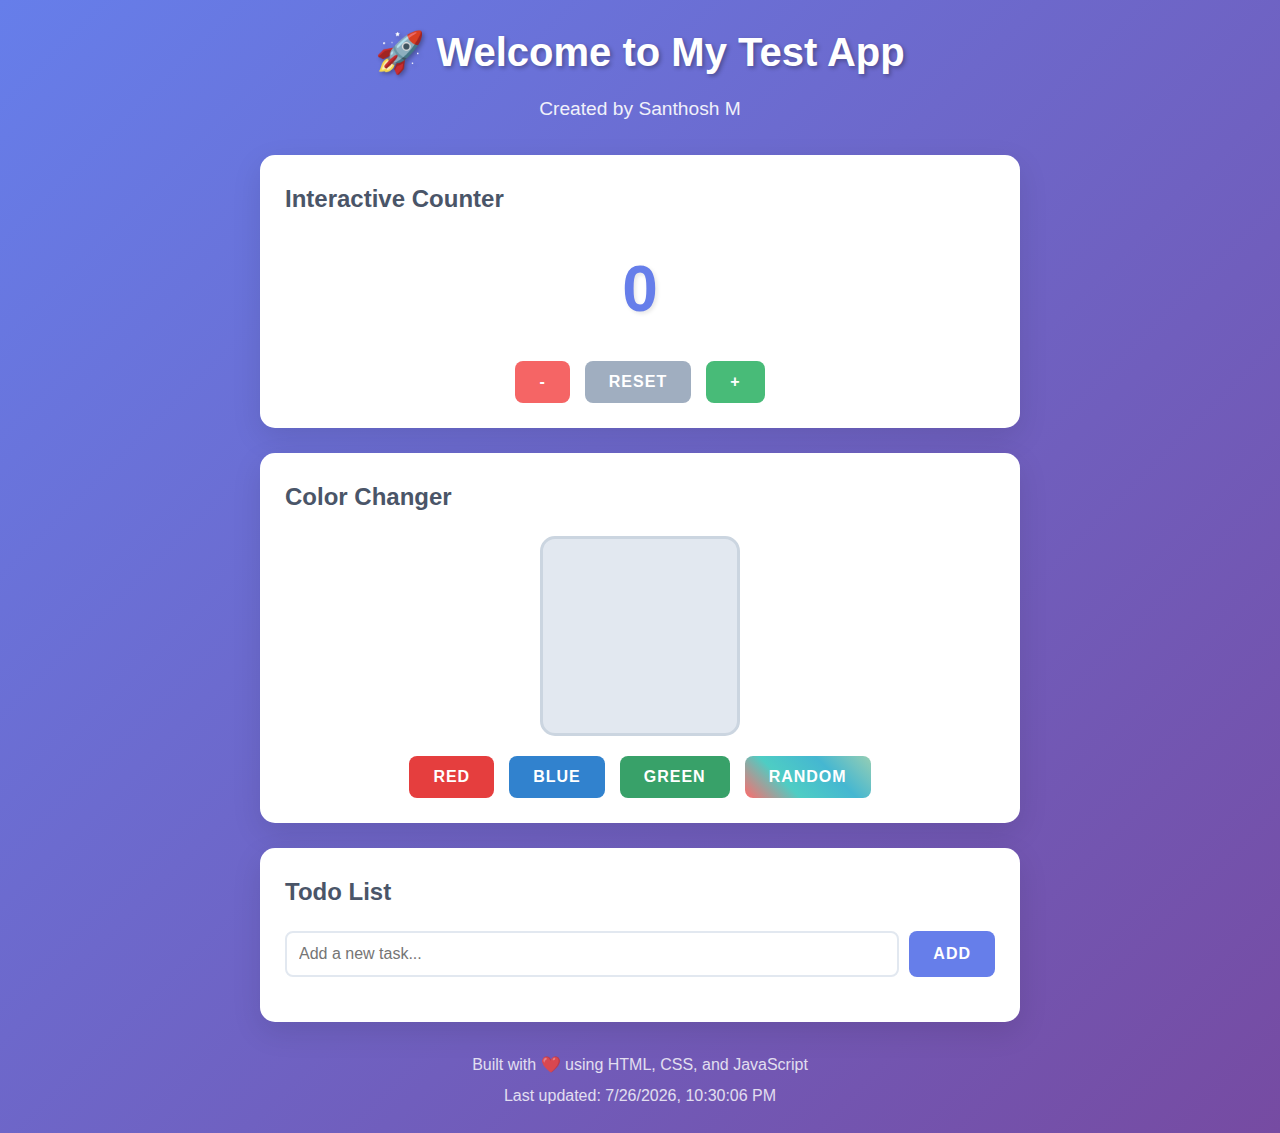
<file: index.html>
<!DOCTYPE html>
<html lang="en">
<head>
    <meta charset="UTF-8">
    <meta name="viewport" content="width=device-width, initial-scale=1.0">
    <title>My Test App - Santhosh</title>
    <link rel="stylesheet" href="style.css">
</head>
<body>
    <div class="container">
        <header>
            <h1>🚀 Welcome to My Test App</h1>
            <p>Created by Santhosh M</p>
        </header>
        
        <main>
            <div class="card">
                <h2>Interactive Counter</h2>
                <div class="counter-display">
                    <span id="count">0</span>
                </div>
                <div class="buttons">
                    <button id="decrease" class="btn btn-danger">-</button>
                    <button id="reset" class="btn btn-secondary">Reset</button>
                    <button id="increase" class="btn btn-success">+</button>
                </div>
            </div>
            
            <div class="card">
                <h2>Color Changer</h2>
                <div class="color-display" id="colorBox"></div>
                <div class="buttons">
                    <button id="red" class="btn btn-red">Red</button>
                    <button id="blue" class="btn btn-blue">Blue</button>
                    <button id="green" class="btn btn-green">Green</button>
                    <button id="random" class="btn btn-random">Random</button>
                </div>
            </div>
            
            <div class="card">
                <h2>Todo List</h2>
                <div class="todo-input">
                    <input type="text" id="todoInput" placeholder="Add a new task...">
                    <button id="addTodo" class="btn btn-primary">Add</button>
                </div>
                <ul id="todoList" class="todo-list"></ul>
            </div>
        </main>
        
        <footer>
            <p>Built with ❤️ using HTML, CSS, and JavaScript</p>
            <p>Last updated: <span id="lastUpdated"></span></p>
        </footer>
    </div>
    
    <script src="script.js"></script>
</body>
</html>
</file>
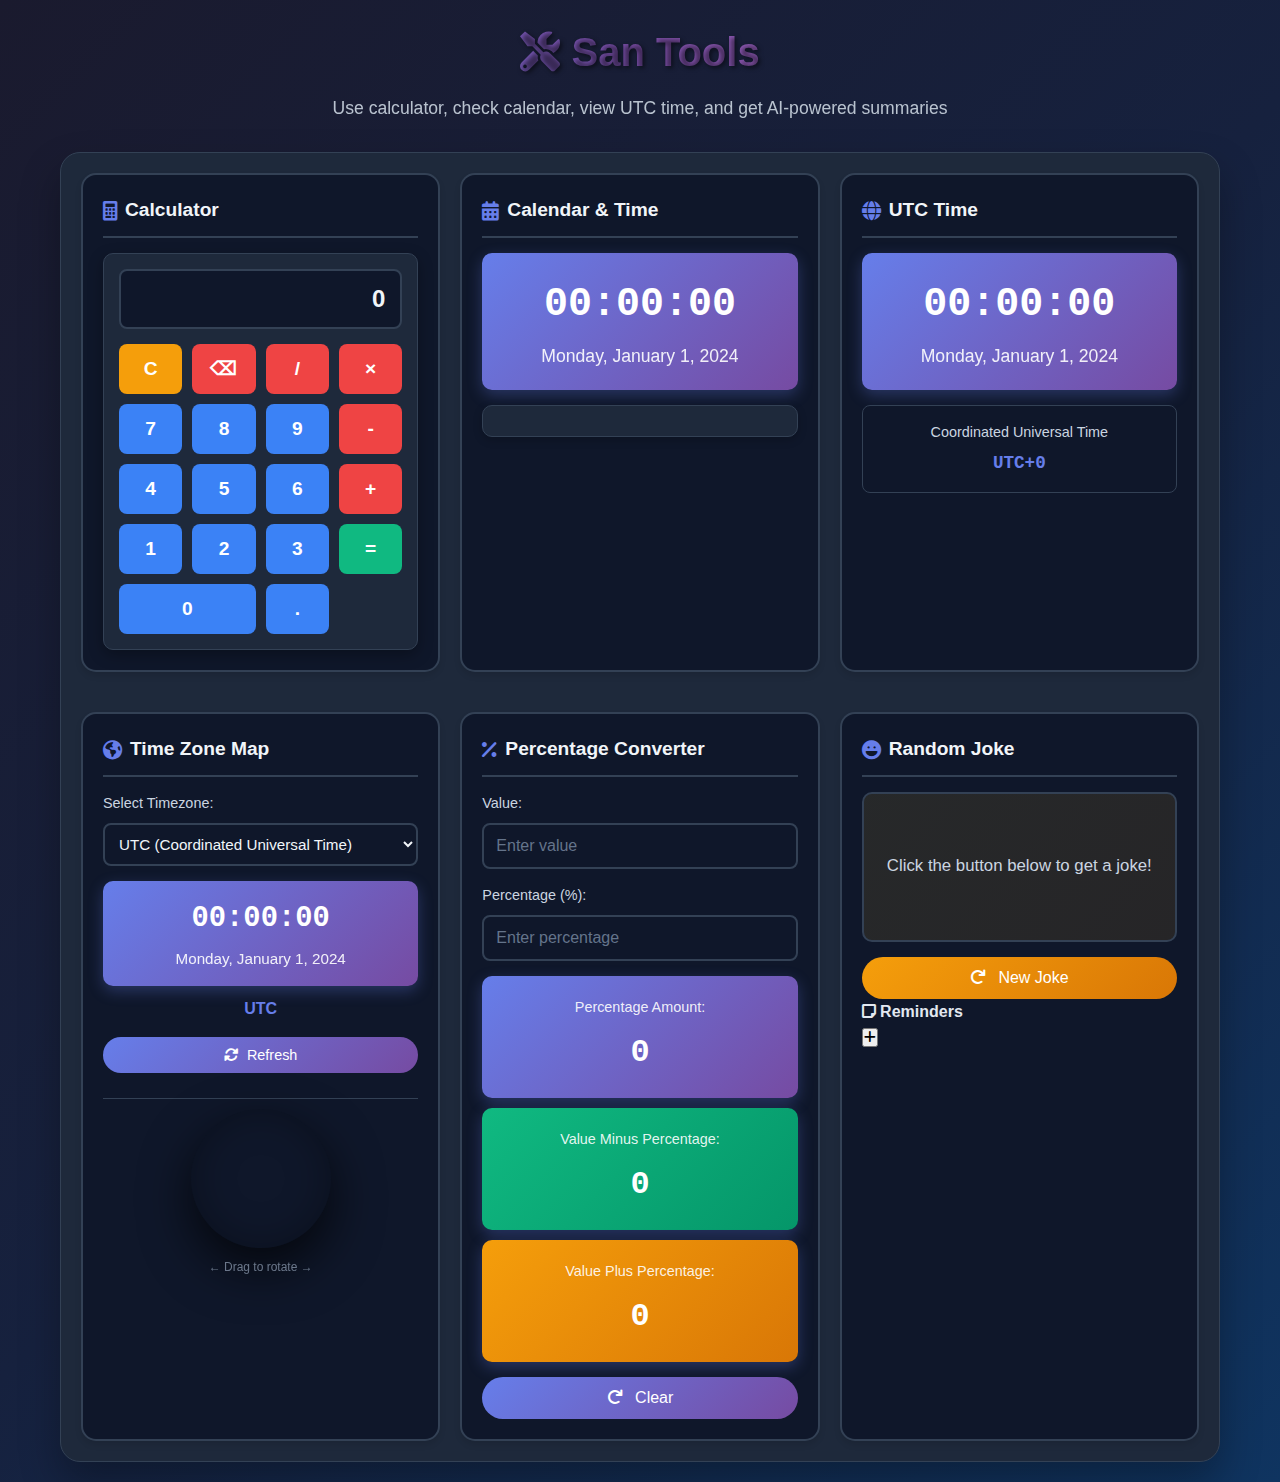
<file: ai-chatbot/index.html>
<!DOCTYPE html>
<html lang="en">
<head>
    <meta charset="UTF-8">
    <meta name="viewport" content="width=device-width, initial-scale=1.0">
    <title>San Tools</title>
    <link rel="stylesheet" href="style.css">
    <link href="https://cdnjs.cloudflare.com/ajax/libs/font-awesome/6.0.0/css/all.min.css" rel="stylesheet">
</head>
<body>
    <div class="container">
        <!-- Header -->
        <header class="header">
            <div class="header-content">
                <h1><i class="fas fa-tools"></i> San Tools</h1>
                <p>Use calculator, check calendar, view UTC time, and get AI-powered summaries</p>
            </div>
        </header>

        <!-- Main Content -->
        <main class="main-content">
            <!-- Dashboard Grid -->
            <div class="dashboard-grid">
                <!-- Top Row - Three Widgets -->
                <div class="widgets-top-row">
                    <!-- Calculator Widget -->
                    <section class="calculator-section widget">
                        <div class="widget-header">
                            <h3><i class="fas fa-calculator"></i> Calculator</h3>
                        </div>
                        <div class="calculator">
                            <div class="calculator-display">
                                <input type="text" id="calcDisplay" value="0" readonly>
                            </div>
                            <div class="calculator-buttons">
                                <button class="calc-btn clear" onclick="clearCalculator()">C</button>
                                <button class="calc-btn operator" onclick="deleteLast()">⌫</button>
                                <button class="calc-btn operator" onclick="appendToDisplay('/')">/</button>
                                <button class="calc-btn operator" onclick="appendToDisplay('*')">×</button>
                                
                                <button class="calc-btn number" onclick="appendToDisplay('7')">7</button>
                                <button class="calc-btn number" onclick="appendToDisplay('8')">8</button>
                                <button class="calc-btn number" onclick="appendToDisplay('9')">9</button>
                                <button class="calc-btn operator" onclick="appendToDisplay('-')">-</button>
                                
                                <button class="calc-btn number" onclick="appendToDisplay('4')">4</button>
                                <button class="calc-btn number" onclick="appendToDisplay('5')">5</button>
                                <button class="calc-btn number" onclick="appendToDisplay('6')">6</button>
                                <button class="calc-btn operator" onclick="appendToDisplay('+')">+</button>
                                
                                <button class="calc-btn number" onclick="appendToDisplay('1')">1</button>
                                <button class="calc-btn number" onclick="appendToDisplay('2')">2</button>
                                <button class="calc-btn number" onclick="appendToDisplay('3')">3</button>
                                <button class="calc-btn equals" onclick="calculateResult()" rowspan="2">=</button>
                                
                                <button class="calc-btn number zero" onclick="appendToDisplay('0')">0</button>
                                <button class="calc-btn number" onclick="appendToDisplay('.')">.</button>
                            </div>
                        </div>
                    </section>

                    <!-- Calendar Widget -->
                    <section class="calendar-section widget">
                        <div class="widget-header">
                            <h3><i class="fas fa-calendar-alt"></i> Calendar & Time</h3>
                        </div>
                        <div class="calendar-container">
                            <div class="digital-clock">
                                <div class="time" id="currentTime">00:00:00</div>
                                <div class="date" id="currentDate">Monday, January 1, 2024</div>
                            </div>
                            <div class="calendar" id="calendar">
                                <!-- Calendar will be generated by JavaScript -->
                            </div>
                        </div>
                    </section>

                    <!-- UTC Time Widget -->
                    <section class="utc-time-section widget">
                        <div class="widget-header">
                            <h3><i class="fas fa-globe"></i> UTC Time</h3>
                        </div>
                        <div class="utc-time-container">
                            <div class="utc-clock">
                                <div class="utc-time" id="utcTime">00:00:00</div>
                                <div class="utc-date" id="utcDate">Monday, January 1, 2024</div>
                            </div>
                            <div class="timezone-info">
                                <span class="timezone-label">Coordinated Universal Time</span>
                                <div class="timezone-offset">UTC+0</div>
                            </div>
                        </div>
                    </section>
                </div>

                <!-- Second Row - Three New Widgets -->
                <div class="widgets-second-row">
                    <!-- Time Zone Map Widget -->
                    <section class="timezone-map-section widget">
                        <div class="widget-header">
                            <h3><i class="fas fa-globe-americas"></i> Time Zone Map</h3>
                        </div>
                        <div class="timezone-map-container">
                            <div class="timezone-selector">
                                <label for="timezoneSelect">Select Timezone:</label>
                                <select id="timezoneSelect" onchange="updateTimezoneTime()">
                                    <option value="America/New_York">New York (EST/EDT)</option>
                                    <option value="America/Chicago">Chicago (CST/CDT)</option>
                                    <option value="America/Denver">Denver (MST/MDT)</option>
                                    <option value="America/Los_Angeles">Los Angeles (PST/PDT)</option>
                                    <option value="Europe/London">London (GMT/BST)</option>
                                    <option value="Europe/Paris">Paris (CET/CEST)</option>
                                    <option value="Asia/Tokyo">Tokyo (JST)</option>
                                    <option value="Asia/Shanghai">Shanghai (CST)</option>
                                    <option value="Asia/Dubai">Dubai (GST)</option>
                                    <option value="Australia/Sydney">Sydney (AEDT/AEST)</option>
                                    <option value="Asia/Kolkata">Mumbai (IST)</option>
                                    <option value="UTC" selected>UTC (Coordinated Universal Time)</option>
                                </select>
                            </div>
                            <div class="selected-timezone-display">
                                <div class="timezone-clock">
                                    <div class="timezone-time" id="timezoneTime">00:00:00</div>
                                    <div class="timezone-date" id="timezoneDate">Monday, January 1, 2024</div>
                                </div>
                                <div class="timezone-name" id="timezoneName">UTC</div>
                            </div>
                            <button class="refresh-timezone-btn" onclick="updateTimezoneTime()">
                                <i class="fas fa-sync-alt"></i> Refresh
                            </button>
                            <div class="globe-wrapper">
                                <div class="globe-container" id="globeContainer">
                                    <canvas id="earthCanvas" width="280" height="280"></canvas>
                                </div>
                                <div class="globe-hint">← Drag to rotate →</div>
                            </div>
                        </div>
                    </section>

                    <!-- Percentage Converter Widget -->
                    <section class="percentage-converter-section widget">
                        <div class="widget-header">
                            <h3><i class="fas fa-percentage"></i> Percentage Converter</h3>
                        </div>
                        <div class="percentage-container">
                            <div class="percentage-input-group">
                                <label for="valueInput">Value:</label>
                                <input type="number" id="valueInput" placeholder="Enter value" step="0.01" oninput="calculatePercentage()">
                            </div>
                            <div class="percentage-input-group">
                                <label for="percentageInput">Percentage (%):</label>
                                <input type="number" id="percentageInput" placeholder="Enter percentage" step="0.01" oninput="calculatePercentage()">
                            </div>
                            <div class="percentage-results">
                                <div class="percentage-result">
                                    <div class="result-label">Percentage Amount:</div>
                                    <div class="result-value" id="percentageResult">0</div>
                                </div>
                                <div class="percentage-result result-subtract">
                                    <div class="result-label">Value Minus Percentage:</div>
                                    <div class="result-value" id="percentageSubtractResult">0</div>
                                </div>
                                <div class="percentage-result result-add">
                                    <div class="result-label">Value Plus Percentage:</div>
                                    <div class="result-value" id="percentageAddResult">0</div>
                                </div>
                            </div>
                            <div class="percentage-breakdown hide" id="percentageBreakdown"></div>
                            <button class="percentage-clear-btn" onclick="clearPercentageCalculator()">
                                <i class="fas fa-redo"></i> Clear
                            </button>
                        </div>
                    </section>

                    <!-- Random Joke Generator Widget -->
                    <section class="joke-generator-section widget">
                        <div class="widget-header">
                            <h3><i class="fas fa-laugh"></i> Random Joke</h3>
                        </div>
                        <div class="joke-container">
                            <div class="joke-display" id="jokeDisplay">
                                <p class="joke-text" id="jokeText">Click the button below to get a joke!</p>
                            </div>
                            <button class="joke-btn" onclick="generateRandomJoke()">
                                <i class="fas fa-redo"></i> New Joke
                            </button>
                        </div>
                        
                        <!-- Reminder Panel -->
                        <div class="reminder-panel">
                            <div class="reminder-header">
                                <h4><i class="fas fa-sticky-note"></i> Reminders</h4>
                                <button class="add-reminder-btn" onclick="showAddReminderForm()" title="Add Reminder">
                                    <i class="fas fa-plus"></i>
                                </button>
                            </div>
                            
                            <!-- Add Reminder Form -->
                            <div class="add-reminder-form" id="addReminderForm" style="display: none;">
                                <textarea id="reminderInput" placeholder="Enter your reminder..." rows="3"></textarea>
                                <div class="reminder-form-actions">
                                    <button class="save-reminder-btn" onclick="addReminder()">
                                        <i class="fas fa-save"></i> Save
                                    </button>
                                    <button class="cancel-reminder-btn" onclick="hideAddReminderForm()">
                                        <i class="fas fa-times"></i> Cancel
                                    </button>
                                </div>
                            </div>
                            
                            <!-- Reminders List -->
                            <div class="reminders-list" id="remindersList">
                                <!-- Reminders will be dynamically added here -->
                            </div>
                        </div>
                    </section>
                </div>
            </div>

            <!-- Chat Section -->
            <section class="chat-section" id="chatSection" style="display: none;">
                <div class="chat-header">
                    <h3><i class="fas fa-comments"></i> San Tools Chat</h3>
                    <div class="document-info">
                        <span id="documentCount">0 documents loaded</span>
                        <button class="clear-btn" onclick="clearDocuments()">
                            <i class="fas fa-trash"></i> Clear
                        </button>
                    </div>
                </div>
                
                <div class="chat-container">
                    <div class="chat-messages" id="chatMessages">
                        <div class="message bot-message">
                            <div class="message-content">
                                <i class="fas fa-robot"></i>
                                <p>Hello! I've processed your document(s). You can now ask me questions about the content, request summaries, or get specific information. What would you like to know?</p>
                            </div>
                        </div>
                    </div>
                    
                    <div class="chat-input-container">
                        <div class="input-group">
                            <input 
                                type="text" 
                                id="chatInput" 
                                placeholder="Ask me anything about your document..."
                                onkeypress="handleKeyPress(event)"
                            >
                            <button class="send-btn" onclick="sendMessage()">
                                <i class="fas fa-paper-plane"></i>
                            </button>
                        </div>
                        <div class="quick-actions">
                            <button class="quick-btn" onclick="askQuestion('Summarize the main points')">
                                <i class="fas fa-list"></i> Summarize
                            </button>
                            <button class="quick-btn" onclick="askQuestion('What are the key findings?')">
                                <i class="fas fa-search"></i> Key Findings
                            </button>
                            <button class="quick-btn" onclick="askQuestion('What are the main topics discussed?')">
                                <i class="fas fa-tags"></i> Main Topics
                            </button>
                        </div>
                    </div>
                </div>
            </section>
        </main>

        <!-- Loading Overlay -->
        <div class="loading-overlay" id="loadingOverlay" style="display: none;">
            <div class="loading-spinner">
                <i class="fas fa-spinner fa-spin"></i>
                <p>Processing document...</p>
            </div>
        </div>
    </div>

    <script src="script.js"></script>
</body>
</html>
</file>
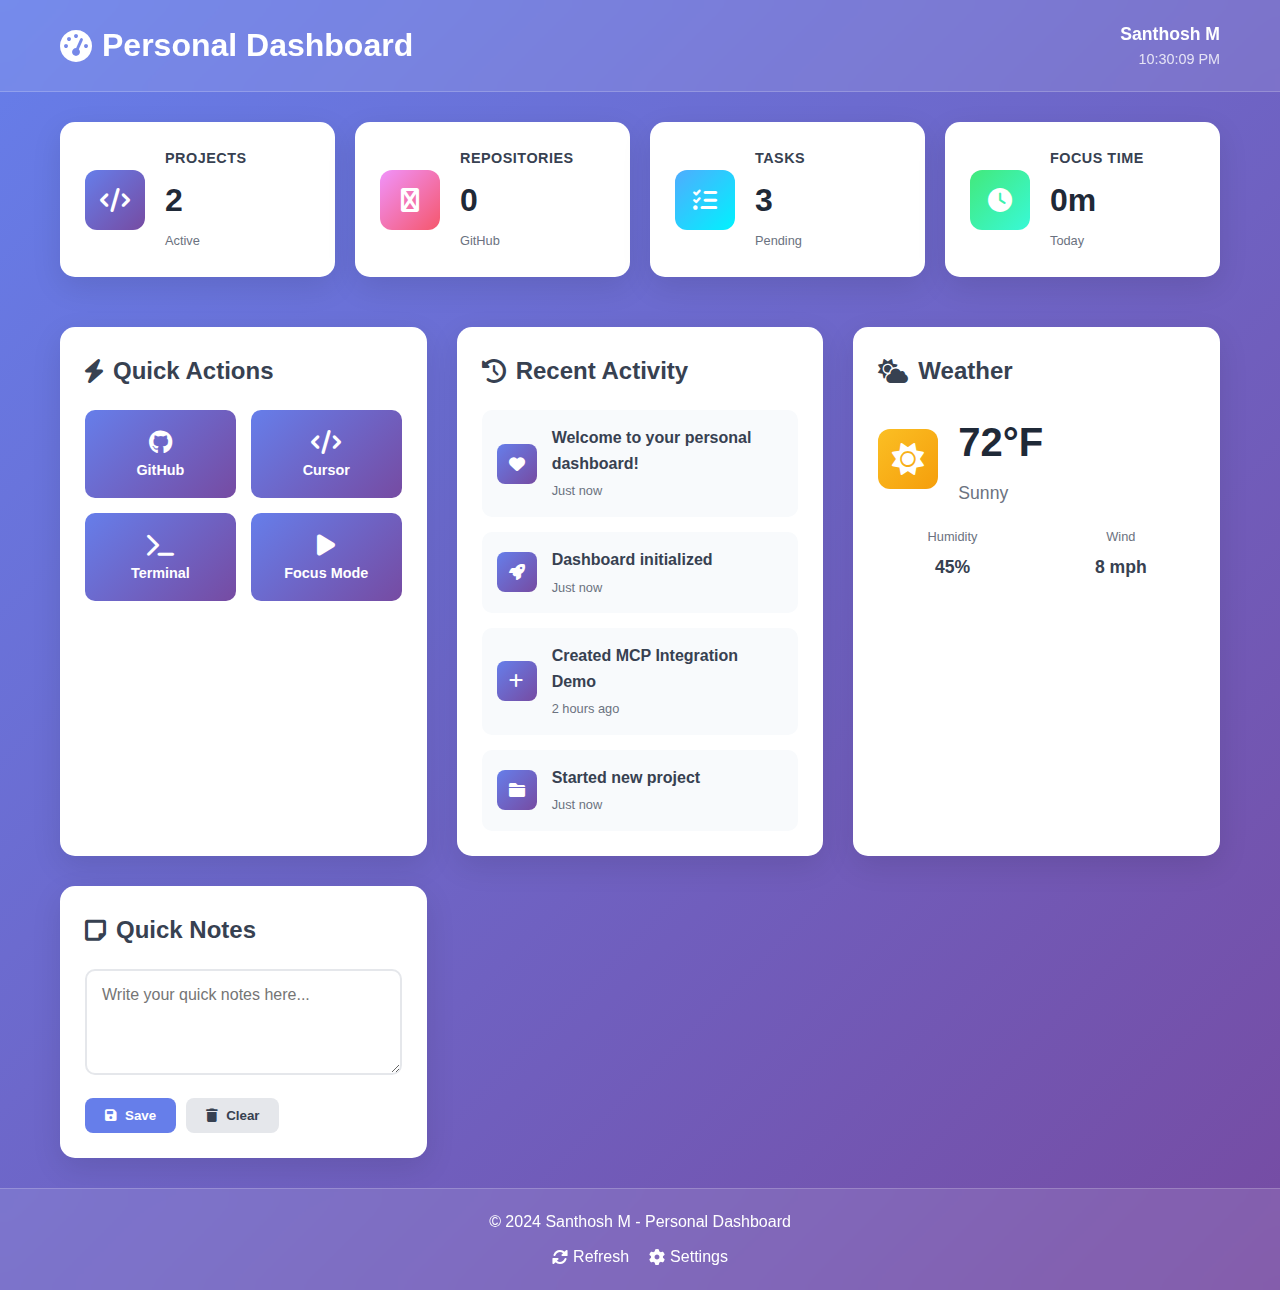
<file: new-project-backup/index.html>
<!DOCTYPE html>
<html lang="en">
<head>
    <meta charset="UTF-8">
    <meta name="viewport" content="width=device-width, initial-scale=1.0">
    <title>Personal Dashboard - Santhosh</title>
    <link rel="stylesheet" href="style.css">
    <link href="https://cdnjs.cloudflare.com/ajax/libs/font-awesome/6.0.0/css/all.min.css" rel="stylesheet">
</head>
<body>
    <div class="dashboard">
        <!-- Header -->
        <header class="dashboard-header">
            <div class="header-content">
                <h1><i class="fas fa-tachometer-alt"></i> Personal Dashboard</h1>
                <div class="user-info">
                    <span class="user-name">Santhosh M</span>
                    <span class="current-time" id="currentTime"></span>
                </div>
            </div>
        </header>

        <!-- Main Content -->
        <main class="dashboard-main">
            <!-- Quick Stats -->
            <section class="stats-grid">
                <div class="stat-card">
                    <div class="stat-icon">
                        <i class="fas fa-code"></i>
                    </div>
                    <div class="stat-content">
                        <h3>Projects</h3>
                        <p class="stat-number" id="projectCount">2</p>
                        <p class="stat-label">Active</p>
                    </div>
                </div>
                
                <div class="stat-card">
                    <div class="stat-icon">
                        <i class="fas fa-github"></i>
                    </div>
                    <div class="stat-content">
                        <h3>Repositories</h3>
                        <p class="stat-number" id="repoCount">0</p>
                        <p class="stat-label">GitHub</p>
                    </div>
                </div>
                
                <div class="stat-card">
                    <div class="stat-icon">
                        <i class="fas fa-tasks"></i>
                    </div>
                    <div class="stat-content">
                        <h3>Tasks</h3>
                        <p class="stat-number" id="taskCount">0</p>
                        <p class="stat-label">Pending</p>
                    </div>
                </div>
                
                <div class="stat-card">
                    <div class="stat-icon">
                        <i class="fas fa-clock"></i>
                    </div>
                    <div class="stat-content">
                        <h3>Focus Time</h3>
                        <p class="stat-number" id="focusTime">0m</p>
                        <p class="stat-label">Today</p>
                    </div>
                </div>
            </section>

            <!-- Quick Actions -->
            <section class="quick-actions">
                <h2><i class="fas fa-bolt"></i> Quick Actions</h2>
                <div class="actions-grid">
                    <button class="action-btn" onclick="openGitHub()">
                        <i class="fab fa-github"></i>
                        <span>GitHub</span>
                    </button>
                    <button class="action-btn" onclick="openCursor()">
                        <i class="fas fa-code"></i>
                        <span>Cursor</span>
                    </button>
                    <button class="action-btn" onclick="openTerminal()">
                        <i class="fas fa-terminal"></i>
                        <span>Terminal</span>
                    </button>
                    <button class="action-btn" onclick="startFocus()">
                        <i class="fas fa-play"></i>
                        <span>Focus Mode</span>
                    </button>
                </div>
            </section>

            <!-- Recent Activity -->
            <section class="recent-activity">
                <h2><i class="fas fa-history"></i> Recent Activity</h2>
                <div class="activity-list" id="activityList">
                    <div class="activity-item">
                        <div class="activity-icon">
                            <i class="fas fa-plus"></i>
                        </div>
                        <div class="activity-content">
                            <p class="activity-title">Created MCP Integration Demo</p>
                            <p class="activity-time">2 hours ago</p>
                        </div>
                    </div>
                    <div class="activity-item">
                        <div class="activity-icon">
                            <i class="fas fa-folder"></i>
                        </div>
                        <div class="activity-content">
                            <p class="activity-title">Started new project</p>
                            <p class="activity-time">Just now</p>
                        </div>
                    </div>
                </div>
            </section>

            <!-- Weather Widget -->
            <section class="weather-widget">
                <h2><i class="fas fa-cloud-sun"></i> Weather</h2>
                <div class="weather-content">
                    <div class="weather-main">
                        <div class="weather-icon">
                            <i class="fas fa-sun"></i>
                        </div>
                        <div class="weather-info">
                            <p class="temperature">72°F</p>
                            <p class="condition">Sunny</p>
                        </div>
                    </div>
                    <div class="weather-details">
                        <div class="weather-detail">
                            <span class="detail-label">Humidity</span>
                            <span class="detail-value">45%</span>
                        </div>
                        <div class="weather-detail">
                            <span class="detail-label">Wind</span>
                            <span class="detail-value">8 mph</span>
                        </div>
                    </div>
                </div>
            </section>

            <!-- Notes Section -->
            <section class="notes-section">
                <h2><i class="fas fa-sticky-note"></i> Quick Notes</h2>
                <div class="notes-content">
                    <textarea 
                        id="quickNotes" 
                        placeholder="Write your quick notes here..."
                        rows="4"
                    ></textarea>
                    <div class="notes-actions">
                        <button class="btn btn-primary" onclick="saveNotes()">
                            <i class="fas fa-save"></i> Save
                        </button>
                        <button class="btn btn-secondary" onclick="clearNotes()">
                            <i class="fas fa-trash"></i> Clear
                        </button>
                    </div>
                </div>
            </section>
        </main>

        <!-- Footer -->
        <footer class="dashboard-footer">
            <p>&copy; 2024 Santhosh M - Personal Dashboard</p>
            <div class="footer-links">
                <a href="#" onclick="refreshDashboard()">
                    <i class="fas fa-sync-alt"></i> Refresh
                </a>
                <a href="#" onclick="openSettings()">
                    <i class="fas fa-cog"></i> Settings
                </a>
            </div>
        </footer>
    </div>

    <script src="script.js"></script>
</body>
</html>
</file>
<file: style.css>
/* Reset and base styles */
* {
    margin: 0;
    padding: 0;
    box-sizing: border-box;
}

body {
    font-family: 'Segoe UI', Tahoma, Geneva, Verdana, sans-serif;
    line-height: 1.6;
    color: #333;
    background: linear-gradient(135deg, #667eea 0%, #764ba2 100%);
    min-height: 100vh;
}

.container {
    max-width: 800px;
    margin: 0 auto;
    padding: 20px;
}

/* Header */
header {
    text-align: center;
    margin-bottom: 30px;
    color: white;
}

header h1 {
    font-size: 2.5rem;
    margin-bottom: 10px;
    text-shadow: 2px 2px 4px rgba(0,0,0,0.3);
}

header p {
    font-size: 1.2rem;
    opacity: 0.9;
}

/* Cards */
.card {
    background: white;
    border-radius: 15px;
    padding: 25px;
    margin-bottom: 25px;
    box-shadow: 0 10px 30px rgba(0,0,0,0.1);
    transition: transform 0.3s ease, box-shadow 0.3s ease;
}

.card:hover {
    transform: translateY(-5px);
    box-shadow: 0 15px 40px rgba(0,0,0,0.15);
}

.card h2 {
    color: #4a5568;
    margin-bottom: 20px;
    font-size: 1.5rem;
}

/* Counter */
.counter-display {
    text-align: center;
    margin: 20px 0;
}

#count {
    font-size: 4rem;
    font-weight: bold;
    color: #667eea;
    text-shadow: 2px 2px 4px rgba(0,0,0,0.1);
}

/* Buttons */
.buttons {
    display: flex;
    justify-content: center;
    gap: 15px;
    flex-wrap: wrap;
}

.btn {
    padding: 12px 24px;
    border: none;
    border-radius: 8px;
    font-size: 1rem;
    font-weight: 600;
    cursor: pointer;
    transition: all 0.3s ease;
    text-transform: uppercase;
    letter-spacing: 1px;
}

.btn:hover {
    transform: translateY(-2px);
    box-shadow: 0 5px 15px rgba(0,0,0,0.2);
}

.btn-success {
    background: #48bb78;
    color: white;
}

.btn-danger {
    background: #f56565;
    color: white;
}

.btn-secondary {
    background: #a0aec0;
    color: white;
}

.btn-primary {
    background: #667eea;
    color: white;
}

.btn-red {
    background: #e53e3e;
    color: white;
}

.btn-blue {
    background: #3182ce;
    color: white;
}

.btn-green {
    background: #38a169;
    color: white;
}

.btn-random {
    background: linear-gradient(45deg, #ff6b6b, #4ecdc4, #45b7d1, #96ceb4);
    color: white;
}

/* Color display */
.color-display {
    width: 200px;
    height: 200px;
    margin: 20px auto;
    border-radius: 15px;
    background: #e2e8f0;
    border: 3px solid #cbd5e0;
    transition: all 0.3s ease;
}

/* Todo list */
.todo-input {
    display: flex;
    gap: 10px;
    margin-bottom: 20px;
}

#todoInput {
    flex: 1;
    padding: 12px;
    border: 2px solid #e2e8f0;
    border-radius: 8px;
    font-size: 1rem;
    transition: border-color 0.3s ease;
}

#todoInput:focus {
    outline: none;
    border-color: #667eea;
}

.todo-list {
    list-style: none;
}

.todo-item {
    display: flex;
    justify-content: space-between;
    align-items: center;
    padding: 12px;
    margin-bottom: 8px;
    background: #f7fafc;
    border-radius: 8px;
    border-left: 4px solid #667eea;
    transition: all 0.3s ease;
}

.todo-item:hover {
    background: #edf2f7;
    transform: translateX(5px);
}

.todo-item.completed {
    opacity: 0.6;
    text-decoration: line-through;
    border-left-color: #48bb78;
}

.todo-item button {
    background: #f56565;
    color: white;
    border: none;
    padding: 6px 12px;
    border-radius: 4px;
    cursor: pointer;
    font-size: 0.8rem;
    transition: background 0.3s ease;
}

.todo-item button:hover {
    background: #e53e3e;
}

/* Footer */
footer {
    text-align: center;
    color: white;
    margin-top: 30px;
    opacity: 0.8;
}

footer p {
    margin-bottom: 5px;
}

/* Responsive */
@media (max-width: 600px) {
    .container {
        padding: 15px;
    }
    
    header h1 {
        font-size: 2rem;
    }
    
    .buttons {
        flex-direction: column;
        align-items: center;
    }
    
    .btn {
        width: 200px;
    }
    
    .todo-input {
        flex-direction: column;
    }
}
</file>
<file: ai-chatbot/style.css>
/* Reset and Base Styles */
* {
    margin: 0;
    padding: 0;
    box-sizing: border-box;
}

body {
    font-family: 'Segoe UI', Tahoma, Geneva, Verdana, sans-serif;
    line-height: 1.6;
    color: #e2e8f0;
    background: linear-gradient(135deg, #1a1a2e 0%, #16213e 50%, #0f3460 100%);
    min-height: 100vh;
}

.container {
    max-width: 1200px;
    margin: 0 auto;
    padding: 20px;
}

/* Header Styles */
.header {
    text-align: center;
    margin-bottom: 30px;
    color: #ffffff;
}

.header-content h1 {
    font-size: 2.5rem;
    margin-bottom: 10px;
    text-shadow: 2px 2px 4px rgba(0,0,0,0.5);
    background: linear-gradient(45deg, #667eea, #764ba2, #f093fb);
    -webkit-background-clip: text;
    -webkit-text-fill-color: transparent;
    background-clip: text;
}

.header-content p {
    font-size: 1.1rem;
    opacity: 0.9;
    color: #cbd5e0;
}

/* Main Content */
.main-content {
    background: #1e293b;
    border-radius: 20px;
    box-shadow: 0 20px 40px rgba(0,0,0,0.3);
    overflow: hidden;
    border: 1px solid #334155;
}

/* Dashboard Grid */
.dashboard-grid {
    display: grid;
    grid-template-columns: 1fr;
    gap: 20px;
    padding: 20px;
}

/* Top Row - Three Equal Columns */
.widgets-top-row {
    display: grid;
    grid-template-columns: repeat(3, 1fr);
    gap: 20px;
    width: 100%;
}

/* Individual Widgets in Top Row */
.calculator-section,
.calendar-section,
.utc-time-section {
    width: 100%;
}

/* Second Row - Three Equal Columns */
.widgets-second-row {
    display: grid;
    grid-template-columns: repeat(3, 1fr);
    gap: 20px;
    width: 100%;
    margin-top: 20px;
}

/* Individual Widgets in Second Row */
.timezone-map-section,
.percentage-converter-section,
.joke-generator-section {
    width: 100%;
}

/* Widget Styling */
.widget {
    background: #0f172a;
    border-radius: 15px;
    padding: 20px;
    border: 2px solid #334155;
    transition: all 0.3s ease;
    box-shadow: 0 4px 6px rgba(0,0,0,0.1);
}

.widget:hover {
    transform: translateY(-2px);
    box-shadow: 0 10px 25px rgba(102, 126, 234, 0.2);
    border-color: #667eea;
}

.widget-header {
    margin-bottom: 15px;
    padding-bottom: 10px;
    border-bottom: 2px solid #334155;
}

.widget-header h3 {
    color: #f1f5f9;
    font-size: 1.2rem;
    margin: 0;
    display: flex;
    align-items: center;
    gap: 8px;
}

.widget-header i {
    color: #667eea;
}

/* Upload Section */
.upload-section {
    padding: 0;
}

.upload-section .upload-area {
    padding: 30px;
    text-align: center;
}

.upload-container {
    display: flex;
    flex-direction: column;
    gap: 30px;
}

.upload-area {
    border: 3px dashed #667eea;
    border-radius: 15px;
    padding: 40px;
    text-align: center;
    background: #0f172a;
    transition: all 0.3s ease;
    cursor: pointer;
    position: relative;
}

.upload-area:hover {
    border-color: #5a67d8;
    background: #1e293b;
    transform: translateY(-2px);
}

.upload-area i {
    font-size: 3rem;
    color: #667eea;
    margin-bottom: 20px;
}

.upload-area h3 {
    font-size: 1.5rem;
    margin-bottom: 10px;
    color: #f1f5f9;
}

.upload-area p {
    color: #94a3b8;
    margin-bottom: 20px;
}

#fileInput {
    position: absolute;
    top: 0;
    left: 0;
    width: 100%;
    height: 100%;
    opacity: 0;
    cursor: pointer;
}

.upload-btn {
    background: linear-gradient(135deg, #667eea, #764ba2);
    color: white;
    border: none;
    padding: 12px 30px;
    border-radius: 25px;
    font-size: 1rem;
    cursor: pointer;
    transition: all 0.3s ease;
    font-weight: 500;
}

.upload-btn:hover {
    transform: translateY(-2px);
    box-shadow: 0 5px 15px rgba(102, 126, 234, 0.4);
}

/* Divider */
.divider {
    text-align: center;
    position: relative;
    margin: 20px 0;
}

.divider::before {
    content: '';
    position: absolute;
    top: 50%;
    left: 0;
    right: 0;
    height: 1px;
    background: #334155;
}

.divider span {
    background: #1e293b;
    padding: 0 20px;
    color: #94a3b8;
    font-weight: 500;
}

/* Paste Section */
.paste-section {
    background: #0f172a;
    padding: 30px;
    border-radius: 15px;
    border: 2px solid #334155;
}

.paste-section h3 {
    font-size: 1.3rem;
    margin-bottom: 15px;
    color: #f1f5f9;
}

#textInput {
    width: 100%;
    padding: 15px;
    border: 2px solid #334155;
    border-radius: 10px;
    font-size: 1rem;
    resize: vertical;
    font-family: inherit;
    transition: border-color 0.3s ease;
    background: #1e293b;
    color: #f1f5f9;
}

#textInput:focus {
    outline: none;
    border-color: #667eea;
}

#textInput::placeholder {
    color: #64748b;
}

.process-btn {
    background: linear-gradient(135deg, #48bb78, #38a169);
    color: white;
    border: none;
    padding: 12px 25px;
    border-radius: 25px;
    font-size: 1rem;
    cursor: pointer;
    margin-top: 15px;
    transition: all 0.3s ease;
    font-weight: 500;
}

.process-btn:hover {
    transform: translateY(-2px);
    box-shadow: 0 5px 15px rgba(72, 187, 120, 0.4);
}

/* Chat Section */
.chat-section {
    border-top: 1px solid #334155;
    background: #0f172a;
}

.chat-header {
    display: flex;
    justify-content: space-between;
    align-items: center;
    padding: 20px 30px;
    background: #1e293b;
    border-bottom: 1px solid #334155;
}

.chat-header h3 {
    color: #f1f5f9;
    font-size: 1.3rem;
}

.document-info {
    display: flex;
    align-items: center;
    gap: 15px;
}

.document-info span {
    color: #94a3b8;
    font-size: 0.9rem;
}

.clear-btn {
    background: #e53e3e;
    color: white;
    border: none;
    padding: 8px 15px;
    border-radius: 20px;
    font-size: 0.9rem;
    cursor: pointer;
    transition: all 0.3s ease;
    font-weight: 500;
}

.clear-btn:hover {
    background: #c53030;
    transform: translateY(-1px);
}

/* Chat Container */
.chat-container {
    height: 500px;
    display: flex;
    flex-direction: column;
}

.chat-messages {
    flex: 1;
    padding: 20px 30px;
    overflow-y: auto;
    background: #0f172a;
}

.message {
    margin-bottom: 20px;
    display: flex;
    align-items: flex-start;
    gap: 10px;
}

.bot-message .message-content {
    background: linear-gradient(135deg, #667eea, #764ba2);
    color: white;
    padding: 15px 20px;
    border-radius: 20px 20px 20px 5px;
    max-width: 80%;
    box-shadow: 0 2px 10px rgba(102, 126, 234, 0.2);
}

.user-message {
    justify-content: flex-end;
}

.user-message .message-content {
    background: #334155;
    color: #f1f5f9;
    padding: 15px 20px;
    border-radius: 20px 20px 5px 20px;
    max-width: 80%;
}

.message-content i {
    margin-right: 8px;
}

/* Chat Input */
.chat-input-container {
    padding: 20px 30px;
    background: #1e293b;
    border-top: 1px solid #334155;
}

.input-group {
    display: flex;
    gap: 10px;
    margin-bottom: 15px;
}

#chatInput {
    flex: 1;
    padding: 12px 15px;
    border: 2px solid #334155;
    border-radius: 25px;
    font-size: 1rem;
    transition: border-color 0.3s ease;
    background: #0f172a;
    color: #f1f5f9;
}

#chatInput:focus {
    outline: none;
    border-color: #667eea;
}

#chatInput::placeholder {
    color: #64748b;
}

.send-btn {
    background: linear-gradient(135deg, #667eea, #764ba2);
    color: white;
    border: none;
    padding: 12px 20px;
    border-radius: 50%;
    cursor: pointer;
    transition: all 0.3s ease;
    width: 50px;
    height: 50px;
    display: flex;
    align-items: center;
    justify-content: center;
}

.send-btn:hover {
    transform: translateY(-2px);
    box-shadow: 0 5px 15px rgba(102, 126, 234, 0.4);
}

/* Quick Actions */
.quick-actions {
    display: flex;
    gap: 10px;
    flex-wrap: wrap;
}

.quick-btn {
    background: #334155;
    color: #cbd5e0;
    border: 1px solid #475569;
    padding: 8px 15px;
    border-radius: 20px;
    font-size: 0.9rem;
    cursor: pointer;
    transition: all 0.3s ease;
    font-weight: 500;
}

.quick-btn:hover {
    background: #475569;
    border-color: #64748b;
    transform: translateY(-1px);
    color: #f1f5f9;
}

/* Loading Overlay */
.loading-overlay {
    position: fixed;
    top: 0;
    left: 0;
    width: 100%;
    height: 100%;
    background: rgba(0, 0, 0, 0.8);
    display: flex;
    align-items: center;
    justify-content: center;
    z-index: 1000;
}

.loading-spinner {
    background: #1e293b;
    padding: 40px;
    border-radius: 15px;
    text-align: center;
    box-shadow: 0 20px 40px rgba(0,0,0,0.5);
    border: 1px solid #334155;
}

.loading-spinner i {
    font-size: 2rem;
    color: #667eea;
    margin-bottom: 15px;
}

.loading-spinner p {
    color: #cbd5e0;
    font-size: 1.1rem;
}

/* File List */
.file-list {
    margin-top: 20px;
    padding: 15px;
    background: #0f172a;
    border-radius: 10px;
    border: 1px solid #334155;
}

.file-item {
    display: flex;
    justify-content: space-between;
    align-items: center;
    padding: 10px;
    background: #1e293b;
    border-radius: 8px;
    margin-bottom: 10px;
    box-shadow: 0 2px 4px rgba(0,0,0,0.2);
    border: 1px solid #334155;
}

.file-item:last-child {
    margin-bottom: 0;
}

.file-info {
    display: flex;
    align-items: center;
    gap: 10px;
}

.file-icon {
    color: #667eea;
    font-size: 1.2rem;
}

.file-name {
    font-weight: 500;
    color: #f1f5f9;
}

.file-size {
    color: #94a3b8;
    font-size: 0.9rem;
}

.remove-file {
    background: #e53e3e;
    color: white;
    border: none;
    padding: 5px 10px;
    border-radius: 15px;
    cursor: pointer;
    font-size: 0.8rem;
    transition: all 0.3s ease;
}

.remove-file:hover {
    background: #c53030;
}

/* Responsive Design */
@media (max-width: 1024px) {
    .widgets-top-row,
    .widgets-second-row {
        grid-template-columns: 1fr;
        gap: 15px;
    }
}

@media (max-width: 768px) {
    .container {
        padding: 10px;
    }
    
    .header-content h1 {
        font-size: 2rem;
    }
    
    .upload-section {
        padding: 20px;
    }
    
    .upload-area {
        padding: 30px 20px;
    }
    
    .widgets-top-row,
    .widgets-second-row {
        grid-template-columns: 1fr;
        gap: 15px;
    }
    
    .chat-header {
        padding: 15px 20px;
        flex-direction: column;
        gap: 10px;
        align-items: flex-start;
    }
    
    .chat-messages {
        padding: 15px 20px;
    }
    
    .chat-input-container {
        padding: 15px 20px;
    }
    
    .quick-actions {
        justify-content: center;
    }
    
    .message-content {
        max-width: 95% !important;
    }
    
    /* Calendar responsive fixes */
    .calendar-grid {
        gap: 2px;
    }
    
    .calendar-day, .calendar-day-header {
        padding: 4px;
        font-size: 0.75rem;
    }
    
    .calendar-day-header {
        font-size: 0.7rem;
    }
}

@media (min-width: 1025px) {
    .widgets-top-row,
    .widgets-second-row {
        grid-template-columns: repeat(3, 1fr);
    }
}

/* Calculator Styles */
.calculator {
    background: #1e293b;
    border-radius: 10px;
    padding: 15px;
    box-shadow: 0 5px 15px rgba(0,0,0,0.3);
    border: 1px solid #334155;
}

.calculator-display {
    margin-bottom: 15px;
}

.calculator-display input {
    width: 100%;
    height: 60px;
    font-size: 1.5rem;
    text-align: right;
    padding: 0 15px;
    border: none;
    border-radius: 8px;
    background: #0f172a;
    color: #f1f5f9;
    font-weight: bold;
    border: 2px solid #334155;
}

.calculator-buttons {
    display: grid;
    grid-template-columns: repeat(4, 1fr);
    gap: 10px;
}

.calc-btn {
    height: 50px;
    border: none;
    border-radius: 8px;
    font-size: 1.2rem;
    font-weight: bold;
    cursor: pointer;
    transition: all 0.2s ease;
    color: white;
}

.calc-btn:hover {
    transform: scale(1.05);
    box-shadow: 0 3px 10px rgba(0,0,0,0.3);
}

.calc-btn.number {
    background: #3b82f6;
}

.calc-btn.operator {
    background: #ef4444;
}

.calc-btn.clear {
    background: #f59e0b;
}

.calc-btn.equals {
    background: #10b981;
    grid-row: span 2;
}

.calc-btn.zero {
    grid-column: span 2;
}

/* Calendar Styles */
.calendar-container {
    display: flex;
    flex-direction: column;
    gap: 15px;
}

.digital-clock {
    text-align: center;
    background: linear-gradient(135deg, #667eea, #764ba2);
    color: white;
    padding: 20px;
    border-radius: 10px;
    box-shadow: 0 5px 15px rgba(102, 126, 234, 0.3);
}

.time {
    font-size: 2.5rem;
    font-weight: bold;
    margin-bottom: 5px;
    font-family: 'Courier New', monospace;
}

.date {
    font-size: 1.1rem;
    opacity: 0.9;
}

.calendar {
    background: #1e293b;
    border-radius: 10px;
    padding: 15px;
    box-shadow: 0 3px 10px rgba(0,0,0,0.2);
    border: 1px solid #334155;
}

.calendar-header {
    display: flex;
    justify-content: space-between;
    align-items: center;
    margin-bottom: 15px;
}

.calendar-nav {
    background: #667eea;
    color: white;
    border: none;
    padding: 8px 12px;
    border-radius: 5px;
    cursor: pointer;
    font-size: 1.1rem;
    transition: all 0.3s ease;
}

.calendar-nav:hover {
    background: #5a67d8;
    transform: scale(1.05);
}

.calendar-title {
    font-size: 1.2rem;
    font-weight: bold;
    color: #f1f5f9;
}

.calendar-grid {
    display: grid;
    grid-template-columns: repeat(7, 1fr);
    gap: 3px;
    width: 100%;
    min-width: 0;
}

.calendar-day-header {
    text-align: center;
    font-weight: bold;
    color: #94a3b8;
    padding: 6px;
    font-size: 0.8rem;
    min-width: 0;
    overflow: hidden;
    text-overflow: ellipsis;
    white-space: nowrap;
}

.calendar-day {
    text-align: center;
    padding: 6px;
    cursor: pointer;
    border-radius: 5px;
    transition: all 0.2s ease;
    color: #cbd5e0;
    min-width: 0;
    overflow: hidden;
    text-overflow: ellipsis;
    white-space: nowrap;
}

.calendar-day:hover {
    background: #334155;
    color: #f1f5f9;
}

.calendar-day.today {
    background: #667eea;
    color: white;
    font-weight: bold;
}

.calendar-day.other-month {
    color: #64748b;
}

/* UTC Time Widget Styles */
.utc-time-container {
    display: flex;
    flex-direction: column;
    gap: 15px;
}

.utc-clock {
    text-align: center;
    background: linear-gradient(135deg, #667eea, #764ba2);
    color: white;
    padding: 20px;
    border-radius: 10px;
    box-shadow: 0 5px 15px rgba(102, 126, 234, 0.3);
}

.utc-time {
    font-size: 2.5rem;
    font-weight: bold;
    margin-bottom: 5px;
    font-family: 'Courier New', monospace;
}

.utc-date {
    font-size: 1.1rem;
    opacity: 0.9;
}

.timezone-info {
    text-align: center;
    background: #0f172a;
    padding: 15px;
    border-radius: 8px;
    border: 1px solid #334155;
}

.timezone-label {
    display: block;
    color: #cbd5e0;
    font-size: 0.9rem;
    margin-bottom: 5px;
    font-weight: 500;
}

.timezone-offset {
    color: #667eea;
    font-size: 1.1rem;
    font-weight: bold;
    font-family: 'Courier New', monospace;
}

/* Time Zone Map Widget Styles */
.timezone-map-container {
    display: flex;
    flex-direction: column;
    gap: 15px;
}

/* Globe Wrapper */
.globe-wrapper {
    position: relative;
    width: 100%;
    height: 180px;
    margin-top: 10px;
    display: flex;
    flex-direction: column;
    align-items: center;
    justify-content: center;
    padding-top: 10px;
    border-top: 1px solid #334155;
}

.globe-container {
    width: 140px;
    height: 140px;
    position: relative;
    cursor: grab;
    user-select: none;
    margin: 0 auto;
    border-radius: 50%;
    overflow: hidden;
    box-shadow: 
        0 20px 50px rgba(0, 0, 0, 0.7),
        inset 0 0 40px rgba(0, 0, 0, 0.3);
}

.globe-container:active {
    cursor: grabbing;
}

#earthCanvas {
    width: 100%;
    height: 100%;
    display: block;
    border-radius: 50%;
}

.globe-hint {
    font-size: 0.75rem;
    color: #94a3b8;
    margin-top: 10px;
    text-align: center;
    opacity: 0.7;
}

.timezone-selector {
    display: flex;
    flex-direction: column;
    gap: 8px;
}

.timezone-selector label {
    color: #cbd5e0;
    font-size: 0.9rem;
    font-weight: 500;
}

.timezone-selector select {
    width: 100%;
    padding: 10px;
    border: 2px solid #334155;
    border-radius: 8px;
    background: #0f172a;
    color: #f1f5f9;
    font-size: 0.95rem;
    cursor: pointer;
    transition: border-color 0.3s ease;
}

.timezone-selector select:focus {
    outline: none;
    border-color: #667eea;
}

.selected-timezone-display {
    text-align: center;
}

.timezone-clock {
    background: linear-gradient(135deg, #667eea, #764ba2);
    color: white;
    padding: 15px;
    border-radius: 10px;
    margin-bottom: 10px;
    box-shadow: 0 5px 15px rgba(102, 126, 234, 0.3);
}

.timezone-time {
    font-size: 1.8rem;
    font-weight: bold;
    margin-bottom: 5px;
    font-family: 'Courier New', monospace;
}

.timezone-date {
    font-size: 0.95rem;
    opacity: 0.9;
}

.timezone-name {
    color: #667eea;
    font-size: 1rem;
    font-weight: bold;
    margin-top: 5px;
}

.refresh-timezone-btn {
    background: linear-gradient(135deg, #667eea, #764ba2);
    color: white;
    border: none;
    padding: 10px 20px;
    border-radius: 20px;
    font-size: 0.9rem;
    cursor: pointer;
    transition: all 0.3s ease;
    font-weight: 500;
    width: 100%;
}

.refresh-timezone-btn:hover {
    transform: translateY(-2px);
    box-shadow: 0 5px 15px rgba(102, 126, 234, 0.4);
}

.refresh-timezone-btn i {
    margin-right: 5px;
}

/* Percentage Converter Widget Styles */
.percentage-container {
    display: flex;
    flex-direction: column;
    gap: 15px;
}

.percentage-input-group {
    display: flex;
    flex-direction: column;
    gap: 8px;
}

.percentage-input-group label {
    color: #cbd5e0;
    font-size: 0.9rem;
    font-weight: 500;
}

.percentage-input-group input {
    width: 100%;
    padding: 12px;
    border: 2px solid #334155;
    border-radius: 8px;
    background: #0f172a;
    color: #f1f5f9;
    font-size: 1rem;
    transition: border-color 0.3s ease;
}

.percentage-input-group input:focus {
    outline: none;
    border-color: #667eea;
}

.percentage-input-group input::placeholder {
    color: #64748b;
}

.percentage-results {
    display: flex;
    flex-direction: column;
    gap: 10px;
}

.percentage-result {
    background: linear-gradient(135deg, #667eea, #764ba2);
    border-radius: 10px;
    padding: 20px;
    text-align: center;
    box-shadow: 0 5px 15px rgba(102, 126, 234, 0.3);
}

.percentage-result.result-subtract {
    background: linear-gradient(135deg, #10b981, #059669);
}

.percentage-result.result-add {
    background: linear-gradient(135deg, #f59e0b, #d97706);
}

.result-label {
    color: rgba(255, 255, 255, 0.9);
    font-size: 0.9rem;
    margin-bottom: 8px;
    font-weight: 500;
}

.result-value {
    color: white;
    font-size: 2rem;
    font-weight: bold;
    font-family: 'Courier New', monospace;
}

.percentage-breakdown {
    background: #0f172a;
    border: 2px solid #334155;
    border-radius: 8px;
    padding: 15px;
    margin-top: 10px;
    font-size: 0.9rem;
    color: #cbd5e0;
    line-height: 1.6;
    display: none;
}

.percentage-breakdown.show {
    display: block;
}

.percentage-breakdown.hide {
    display: none;
}

.percentage-breakdown-item {
    margin-bottom: 8px;
    padding: 5px 0;
}

.percentage-breakdown-item:last-child {
    margin-bottom: 0;
}

.percentage-breakdown-item strong {
    color: #667eea;
}

.percentage-clear-btn {
    background: linear-gradient(135deg, #667eea, #764ba2);
    color: white;
    border: none;
    padding: 12px 20px;
    border-radius: 25px;
    font-size: 1rem;
    cursor: pointer;
    transition: all 0.3s ease;
    font-weight: 500;
    width: 100%;
}

.percentage-clear-btn:hover {
    transform: translateY(-2px);
    box-shadow: 0 5px 15px rgba(102, 126, 234, 0.4);
}

.percentage-clear-btn i {
    margin-right: 8px;
}

/* Joke Generator Widget Styles */
.joke-container {
    display: flex;
    flex-direction: column;
    gap: 15px;
    min-height: 200px;
}

.joke-display {
    background: linear-gradient(135deg, rgba(251, 191, 36, 0.1), rgba(245, 158, 11, 0.1));
    border: 2px solid #334155;
    border-radius: 10px;
    padding: 20px;
    min-height: 150px;
    display: flex;
    align-items: center;
    justify-content: center;
    transition: all 0.3s ease;
}

.joke-display:hover {
    border-color: #f59e0b;
    background: linear-gradient(135deg, rgba(251, 191, 36, 0.15), rgba(245, 158, 11, 0.15));
}

.joke-text {
    font-size: 1.05rem;
    line-height: 1.6;
    color: #f1f5f9;
    margin: 0;
    text-align: center;
}

.joke-btn {
    background: linear-gradient(135deg, #f59e0b, #d97706);
    color: white;
    border: none;
    padding: 12px 20px;
    border-radius: 25px;
    font-size: 1rem;
    cursor: pointer;
    transition: all 0.3s ease;
    font-weight: 500;
    width: 100%;
}

.joke-btn:hover {
    transform: translateY(-2px);
    box-shadow: 0 5px 15px rgba(245, 158, 11, 0.4);
}

.joke-btn i {
    margin-right: 8px;
}

/* Scrollbar Styling */
.chat-messages::-webkit-scrollbar {
    width: 6px;
}

.chat-messages::-webkit-scrollbar-track {
    background: #1e293b;
    border-radius: 3px;
}

.chat-messages::-webkit-scrollbar-thumb {
    background: #475569;
    border-radius: 3px;
}

.chat-messages::-webkit-scrollbar-thumb:hover {
    background: #64748b;
}

/* Typing Indicator */
.typing-indicator {
    opacity: 0.7;
}

.typing-indicator .message-content {
    background: #334155 !important;
    color: #cbd5e0 !important;
}

/* Additional Dark Theme Enhancements */
.widget h3 {
    color: #f1f5f9 !important;
}

.widget p {
    color: #cbd5e0 !important;
}

/* Fix for any remaining light text */
input, textarea, select {
    color: #f1f5f9;
}

input::placeholder, textarea::placeholder {
    color: #64748b;
}

/* Ensure all text is visible in dark theme */
label {
    color: #cbd5e0;
}

/* Button hover states for better UX */
button:not(.calc-btn):not(.calendar-nav):not(.refresh-rate) {
    transition: all 0.3s ease;
}

button:not(.calc-btn):not(.calendar-nav):not(.refresh-rate):hover {
    transform: translateY(-1px);
}
</file>
<file: new-project-backup/style.css>
/* Reset and base styles */
* {
    margin: 0;
    padding: 0;
    box-sizing: border-box;
}

body {
    font-family: 'Segoe UI', Tahoma, Geneva, Verdana, sans-serif;
    line-height: 1.6;
    color: #333;
    background: linear-gradient(135deg, #667eea 0%, #764ba2 100%);
    min-height: 100vh;
}

.dashboard {
    min-height: 100vh;
    display: flex;
    flex-direction: column;
}

/* Header */
.dashboard-header {
    background: rgba(255, 255, 255, 0.1);
    backdrop-filter: blur(10px);
    padding: 20px 0;
    border-bottom: 1px solid rgba(255, 255, 255, 0.2);
}

.header-content {
    max-width: 1200px;
    margin: 0 auto;
    padding: 0 20px;
    display: flex;
    justify-content: space-between;
    align-items: center;
}

.dashboard-header h1 {
    color: white;
    font-size: 2rem;
    display: flex;
    align-items: center;
    gap: 10px;
}

.user-info {
    display: flex;
    flex-direction: column;
    align-items: flex-end;
    color: white;
}

.user-name {
    font-weight: 600;
    font-size: 1.1rem;
}

.current-time {
    font-size: 0.9rem;
    opacity: 0.8;
}

/* Main Content */
.dashboard-main {
    flex: 1;
    max-width: 1200px;
    margin: 0 auto;
    padding: 30px 20px;
    display: grid;
    grid-template-columns: repeat(auto-fit, minmax(300px, 1fr));
    gap: 30px;
}

/* Stats Grid */
.stats-grid {
    grid-column: 1 / -1;
    display: grid;
    grid-template-columns: repeat(auto-fit, minmax(200px, 1fr));
    gap: 20px;
    margin-bottom: 20px;
}

.stat-card {
    background: white;
    border-radius: 15px;
    padding: 25px;
    box-shadow: 0 10px 30px rgba(0, 0, 0, 0.1);
    display: flex;
    align-items: center;
    gap: 20px;
    transition: transform 0.3s ease, box-shadow 0.3s ease;
}

.stat-card:hover {
    transform: translateY(-5px);
    box-shadow: 0 15px 40px rgba(0, 0, 0, 0.15);
}

.stat-icon {
    width: 60px;
    height: 60px;
    border-radius: 12px;
    display: flex;
    align-items: center;
    justify-content: center;
    font-size: 1.5rem;
    color: white;
}

.stat-card:nth-child(1) .stat-icon {
    background: linear-gradient(135deg, #667eea, #764ba2);
}

.stat-card:nth-child(2) .stat-icon {
    background: linear-gradient(135deg, #f093fb, #f5576c);
}

.stat-card:nth-child(3) .stat-icon {
    background: linear-gradient(135deg, #4facfe, #00f2fe);
}

.stat-card:nth-child(4) .stat-icon {
    background: linear-gradient(135deg, #43e97b, #38f9d7);
}

.stat-content h3 {
    color: #374151;
    font-size: 0.9rem;
    margin-bottom: 5px;
    text-transform: uppercase;
    letter-spacing: 0.5px;
}

.stat-number {
    font-size: 2rem;
    font-weight: 700;
    color: #1f2937;
    margin-bottom: 5px;
}

.stat-label {
    color: #6b7280;
    font-size: 0.8rem;
}

/* Quick Actions */
.quick-actions {
    background: white;
    border-radius: 15px;
    padding: 25px;
    box-shadow: 0 10px 30px rgba(0, 0, 0, 0.1);
}

.quick-actions h2 {
    color: #374151;
    margin-bottom: 20px;
    display: flex;
    align-items: center;
    gap: 10px;
}

.actions-grid {
    display: grid;
    grid-template-columns: repeat(auto-fit, minmax(120px, 1fr));
    gap: 15px;
}

.action-btn {
    background: linear-gradient(135deg, #667eea, #764ba2);
    color: white;
    border: none;
    border-radius: 10px;
    padding: 20px 15px;
    cursor: pointer;
    transition: all 0.3s ease;
    display: flex;
    flex-direction: column;
    align-items: center;
    gap: 8px;
    font-size: 0.9rem;
    font-weight: 600;
}

.action-btn:hover {
    transform: translateY(-3px);
    box-shadow: 0 10px 25px rgba(102, 126, 234, 0.3);
}

.action-btn i {
    font-size: 1.5rem;
}

/* Recent Activity */
.recent-activity {
    background: white;
    border-radius: 15px;
    padding: 25px;
    box-shadow: 0 10px 30px rgba(0, 0, 0, 0.1);
}

.recent-activity h2 {
    color: #374151;
    margin-bottom: 20px;
    display: flex;
    align-items: center;
    gap: 10px;
}

.activity-list {
    display: flex;
    flex-direction: column;
    gap: 15px;
}

.activity-item {
    display: flex;
    align-items: center;
    gap: 15px;
    padding: 15px;
    background: #f8fafc;
    border-radius: 10px;
    transition: background 0.3s ease;
}

.activity-item:hover {
    background: #f1f5f9;
}

.activity-icon {
    width: 40px;
    height: 40px;
    border-radius: 8px;
    background: linear-gradient(135deg, #667eea, #764ba2);
    color: white;
    display: flex;
    align-items: center;
    justify-content: center;
    font-size: 1rem;
}

.activity-content {
    flex: 1;
}

.activity-title {
    font-weight: 600;
    color: #374151;
    margin-bottom: 5px;
}

.activity-time {
    color: #6b7280;
    font-size: 0.8rem;
}

/* Weather Widget */
.weather-widget {
    background: white;
    border-radius: 15px;
    padding: 25px;
    box-shadow: 0 10px 30px rgba(0, 0, 0, 0.1);
}

.weather-widget h2 {
    color: #374151;
    margin-bottom: 20px;
    display: flex;
    align-items: center;
    gap: 10px;
}

.weather-main {
    display: flex;
    align-items: center;
    gap: 20px;
    margin-bottom: 20px;
}

.weather-icon {
    width: 60px;
    height: 60px;
    border-radius: 12px;
    background: linear-gradient(135deg, #fbbf24, #f59e0b);
    color: white;
    display: flex;
    align-items: center;
    justify-content: center;
    font-size: 2rem;
}

.weather-info .temperature {
    font-size: 2.5rem;
    font-weight: 700;
    color: #1f2937;
    margin-bottom: 5px;
}

.weather-info .condition {
    color: #6b7280;
    font-size: 1.1rem;
}

.weather-details {
    display: flex;
    justify-content: space-between;
    gap: 20px;
}

.weather-detail {
    display: flex;
    flex-direction: column;
    align-items: center;
    flex: 1;
}

.detail-label {
    color: #6b7280;
    font-size: 0.8rem;
    margin-bottom: 5px;
}

.detail-value {
    color: #374151;
    font-weight: 600;
    font-size: 1.1rem;
}

/* Notes Section */
.notes-section {
    background: white;
    border-radius: 15px;
    padding: 25px;
    box-shadow: 0 10px 30px rgba(0, 0, 0, 0.1);
}

.notes-section h2 {
    color: #374151;
    margin-bottom: 20px;
    display: flex;
    align-items: center;
    gap: 10px;
}

.notes-content textarea {
    width: 100%;
    border: 2px solid #e5e7eb;
    border-radius: 10px;
    padding: 15px;
    font-family: inherit;
    font-size: 1rem;
    resize: vertical;
    margin-bottom: 15px;
    transition: border-color 0.3s ease;
}

.notes-content textarea:focus {
    outline: none;
    border-color: #667eea;
}

.notes-actions {
    display: flex;
    gap: 10px;
}

.btn {
    padding: 10px 20px;
    border: none;
    border-radius: 8px;
    cursor: pointer;
    font-weight: 600;
    transition: all 0.3s ease;
    display: flex;
    align-items: center;
    gap: 8px;
}

.btn-primary {
    background: #667eea;
    color: white;
}

.btn-primary:hover {
    background: #5a67d8;
    transform: translateY(-2px);
}

.btn-secondary {
    background: #e5e7eb;
    color: #374151;
}

.btn-secondary:hover {
    background: #d1d5db;
    transform: translateY(-2px);
}

/* Footer */
.dashboard-footer {
    background: rgba(255, 255, 255, 0.1);
    backdrop-filter: blur(10px);
    padding: 20px 0;
    border-top: 1px solid rgba(255, 255, 255, 0.2);
    color: white;
    text-align: center;
}

.footer-links {
    margin-top: 10px;
    display: flex;
    justify-content: center;
    gap: 20px;
}

.footer-links a {
    color: white;
    text-decoration: none;
    display: flex;
    align-items: center;
    gap: 5px;
    transition: opacity 0.3s ease;
}

.footer-links a:hover {
    opacity: 0.8;
}

/* Responsive Design */
@media (max-width: 768px) {
    .dashboard-main {
        grid-template-columns: 1fr;
        padding: 20px 15px;
    }
    
    .stats-grid {
        grid-template-columns: repeat(auto-fit, minmax(150px, 1fr));
    }
    
    .actions-grid {
        grid-template-columns: repeat(2, 1fr);
    }
    
    .header-content {
        flex-direction: column;
        gap: 10px;
        text-align: center;
    }
    
    .weather-details {
        flex-direction: column;
        gap: 10px;
    }
}

/* Animations */
@keyframes fadeIn {
    from {
        opacity: 0;
        transform: translateY(20px);
    }
    to {
        opacity: 1;
        transform: translateY(0);
    }
}

.dashboard-main > * {
    animation: fadeIn 0.6s ease-out;
}

.dashboard-main > *:nth-child(1) { animation-delay: 0.1s; }
.dashboard-main > *:nth-child(2) { animation-delay: 0.2s; }
.dashboard-main > *:nth-child(3) { animation-delay: 0.3s; }
.dashboard-main > *:nth-child(4) { animation-delay: 0.4s; }
.dashboard-main > *:nth-child(5) { animation-delay: 0.5s; }
</file>
